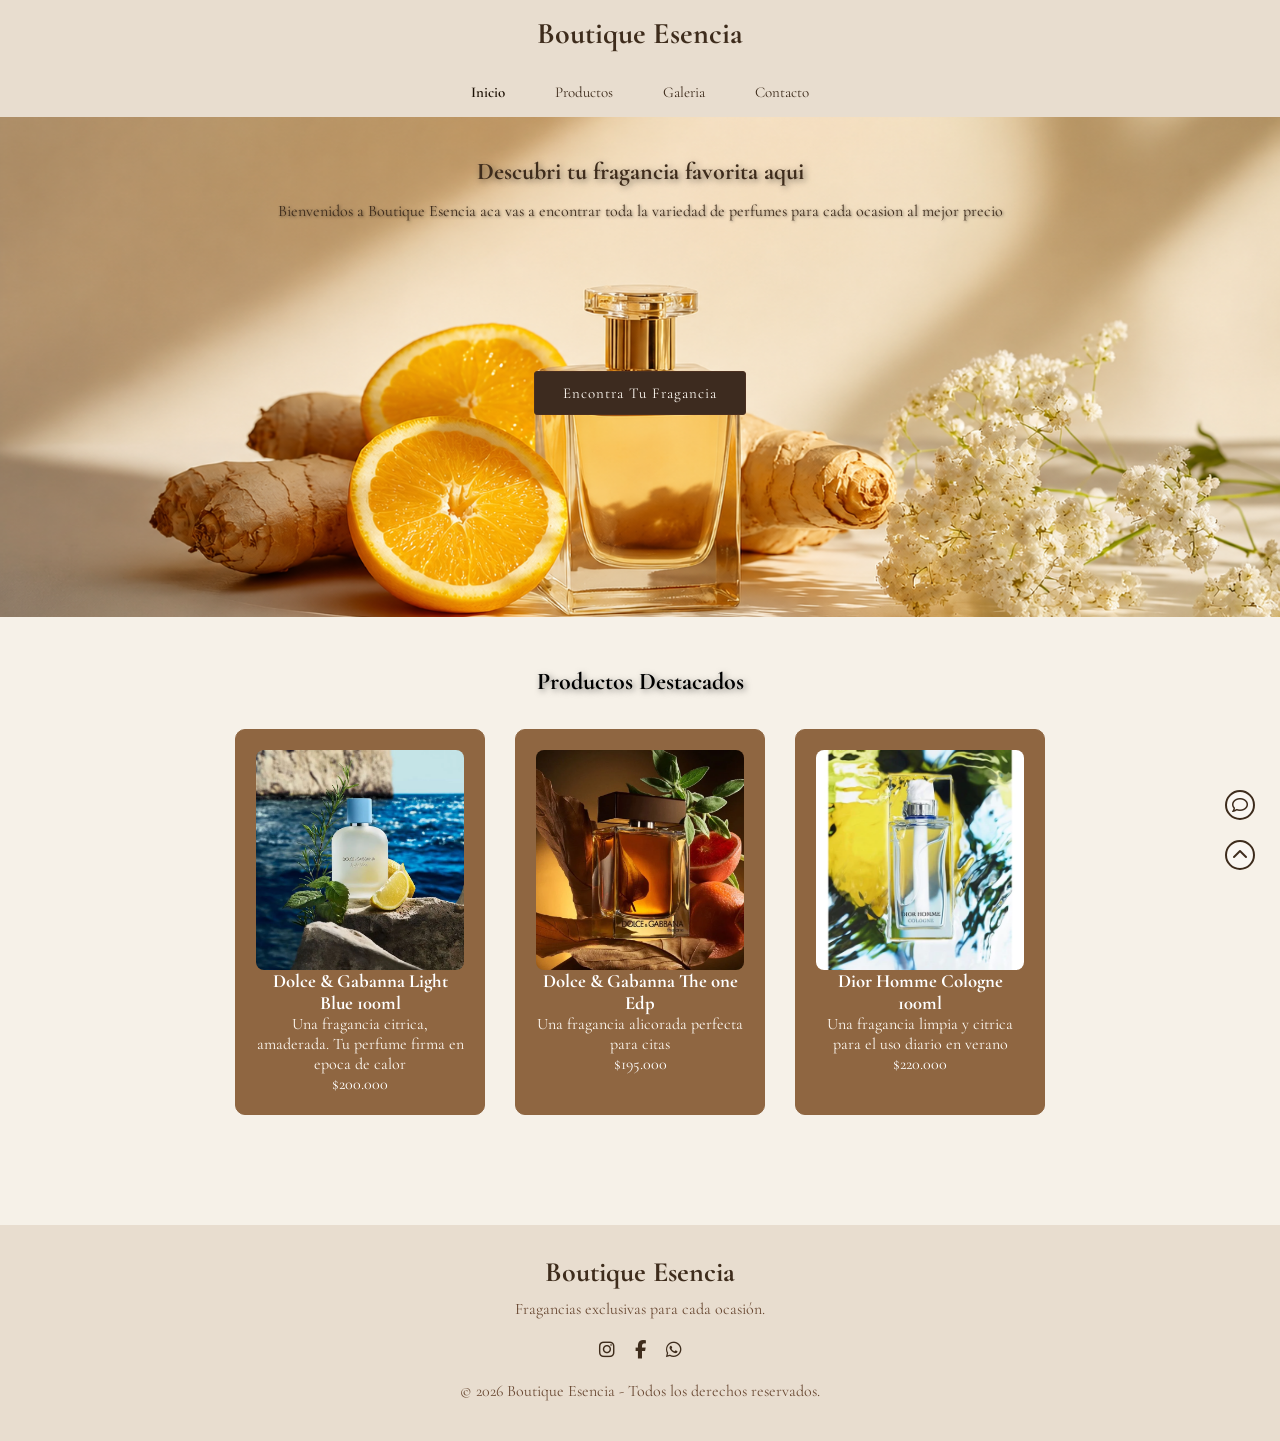
<file: index.html>
<!DOCTYPE html>
<html lang="es">
<head>
    <meta charset="UTF-8">
    <meta name="viewport" content="width=device-width, initial-scale=1.0">
    <title> Boutique Esencia </title>
    <link rel="stylesheet" href="./css/style.css">
 <link rel="preconnect" href="https://fonts.googleapis.com">
<link rel="preconnect" href="https://fonts.gstatic.com" crossorigin>
<link href="https://fonts.googleapis.com/css2?family=Cormorant+Garamond:wght@300;400;500;600;700&display=swap" rel="stylesheet">

<link rel="stylesheet" href="https://cdnjs.cloudflare.com/ajax/libs/font-awesome/6.7.2/css/all.min.css">
</head>
<body>
    
    <header id="inicio">
        <h2> Boutique Esencia </h2>

        <nav>
            <ul>
                <li><a href="index.html" class="activo">Inicio</a></li>
                <li><a href="productos.html">Productos</a></li>
                <li><a href="galeria.html">Galeria</a></li>
                <li><a href="contacto.html">Contacto</a></li>
            </ul>
        </nav>

    </header>
    
    <main>
        <section class="hero">
            <h1> Descubri tu fragancia favorita aqui </h1>
            
            <p>Bienvenidos a Boutique Esencia aca vas a encontrar toda la variedad de perfumes para cada ocasion al mejor precio</p>

            <a href="productos.html" class="cta">Encontra Tu Fragancia</a>

        </section>

        <section class="productos">
            <h2>Productos Destacados</h2>

            <div class="contenedor-cards">
                <div class="card">
            <img src="assets/perfume3.webp" alt="Producto destacado">

            <h3> Dolce & Gabanna Light Blue 100ml </h3>

            <p>Una fragancia citrica, amaderada. Tu perfume firma en epoca de calor</p>

            <span>$200.000</span>

        </div>
            <div class="card">
            <img src="assets/perfume1.webp" alt="Producto destacado">

            <h3> Dolce & Gabanna The one Edp </h3>

            <p>Una fragancia alicorada perfecta para citas</p>

            <span>$195.000</span>
               
            </div>
           
            <div class="card">
            <img src="assets/perfume6.webp" alt="Producto destacado">

            <h3> Dior Homme Cologne 100ml </h3>

            <p>Una fragancia limpia y citrica para el uso diario en verano</p>

            <span>$220.000</span>
               
            </div>

        </div>
           
        </section>

        <div class="botones-flotantes">
            <a href="contacto.html" class="boton">
                <i class="fa-regular fa-comment"></i>
            </a>

            <a href="#inicio" class="boton">
                <i class="fa-solid fa-chevron-up"></i>
            </a>
        </div>

    </main>

   <footer>
    <h3>Boutique Esencia</h3>

    <p>Fragancias exclusivas para cada ocasión.</p>

    <div class="redes">
    <a href="#">
        <i class="fa-brands fa-instagram"></i>
    </a>

    <a href="#">
        <i class="fa-brands fa-facebook-f"></i>
    </a>

    <a href="https://wa.me/5491133800408" target="_blank">
        <i class="fa-brands fa-whatsapp"></i>
    </a>
</div>

    <p class="copyright">
        © 2026 Boutique Esencia - Todos los derechos reservados.
    </p>
</footer>
</body>
</html>
</file>
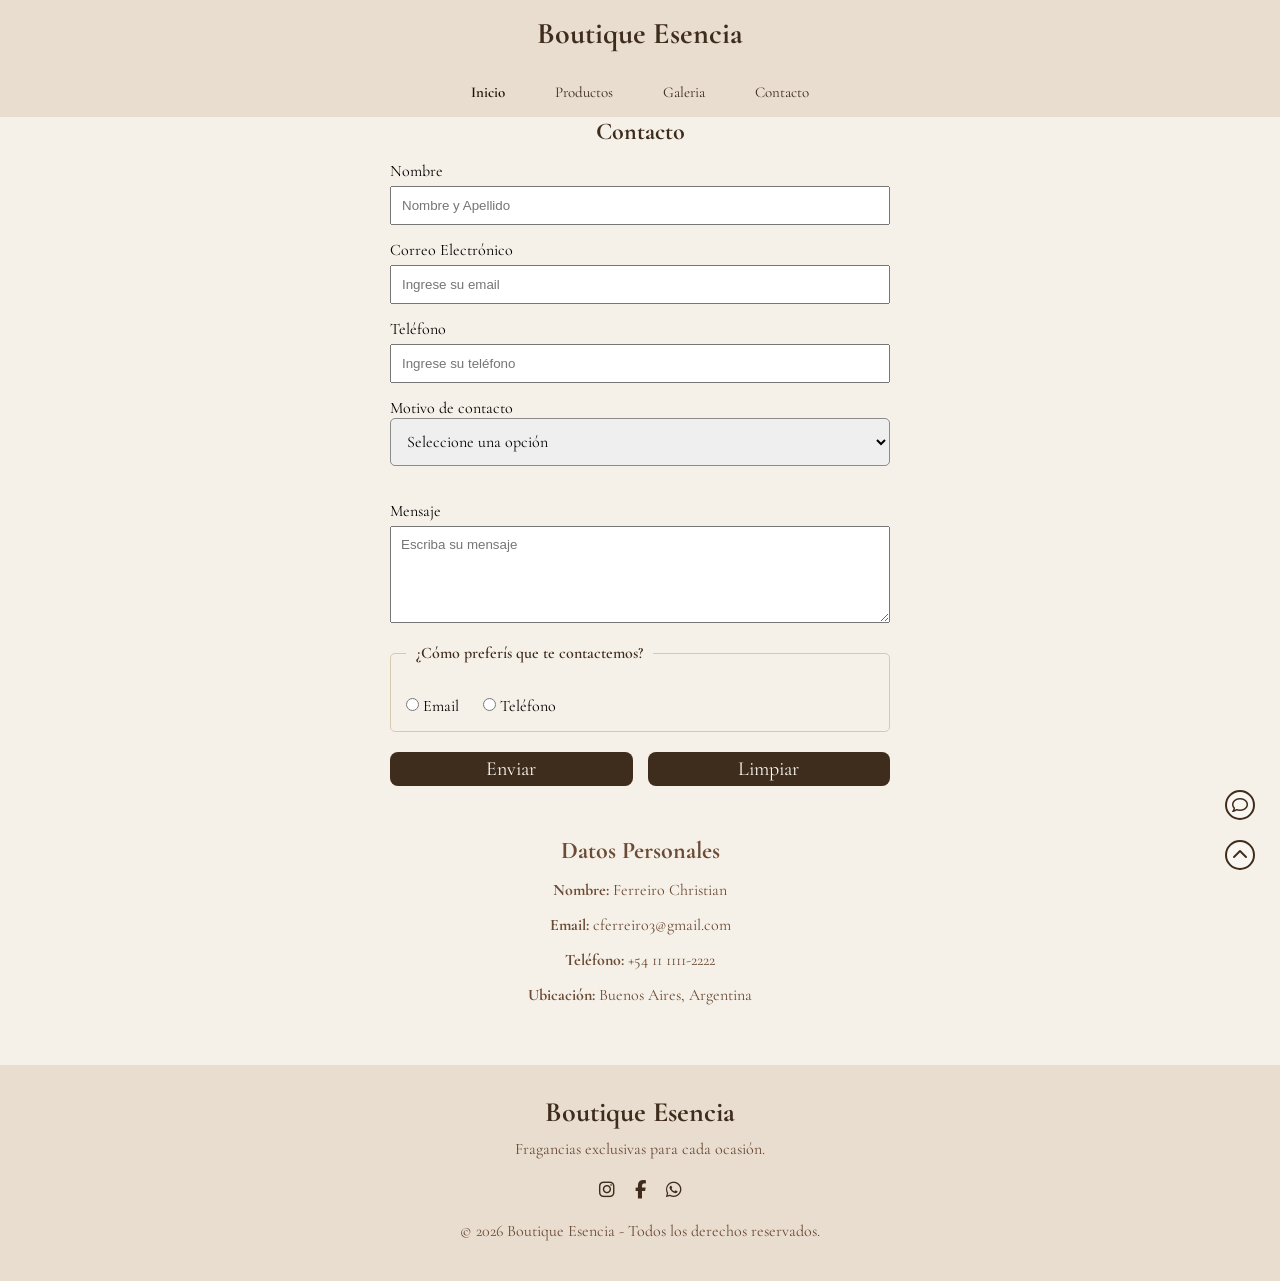
<file: contacto.html>
<!DOCTYPE html>
<html lang="es">
<head>
    <meta charset="UTF-8">
    <meta name="viewport" content="width=device-width, initial-scale=1.0">
    <title>Galeria | Boutique Esencia</title>
    <link rel="stylesheet" href="./css/style.css">

    <link rel="preconnect" href="https://fonts.googleapis.com">
<link rel="preconnect" href="https://fonts.gstatic.com" crossorigin>
<link href="https://fonts.googleapis.com/css2?family=Cormorant+Garamond:wght@300;400;500;600;700&display=swap" rel="stylesheet">

<link rel="stylesheet" href="https://cdnjs.cloudflare.com/ajax/libs/font-awesome/6.7.2/css/all.min.css">
</head>
<body>
    
    <header id="inicio">
        <h2> Boutique Esencia </h2>

        <nav>
            <ul>
                <li><a href="index.html" class="activo">Inicio</a></li>
                <li><a href="productos.html">Productos</a></li>
                <li><a href="galeria.html">Galeria</a></li>
                <li><a href="contacto.html">Contacto</a></li>
            </ul>
        </nav>

    </header>
    
    <main>
        <section class="Contacto">
            <h2>Contacto</h2>
        <form>

    <label for="nombre">Nombre</label>
    <input
        type="text"
        id="nombre"
        name="nombre"
        placeholder="Nombre y Apellido"
        required
    >

    <label for="email">Correo Electrónico</label>
    <input
        type="email"
        id="email"
        name="email"
        placeholder="Ingrese su email"
        required
    >

    <label for="telefono">Teléfono</label>
    <input
        type="tel"
        id="telefono"
        name="telefono"
        placeholder="Ingrese su teléfono"
        required
    >

    <label for="motivo">Motivo de contacto</label>
    <select id="motivo" name="motivo" required>
        <option value="">Seleccione una opción</option>
        <option value="consulta">Consulta sobre un perfume</option>
        <option value="compra">Realizar una compra</option>
        <option value="reclamo">Reclamo o devolución</option>
    </select>

    <label for="mensaje">Mensaje</label>
    <textarea
        id="mensaje"
        name="mensaje"
        rows="5"
        placeholder="Escriba su mensaje"
        required
    ></textarea>

    <fieldset>
        <legend>¿Cómo preferís que te contactemos?</legend>

        <label>
            <input
                type="radio"
                name="medio-contacto"
                value="email"
                required
            >
            Email
        </label>

        <label>
            <input
                type="radio"
                name="medio-contacto"
                value="telefono"
            >
            Teléfono
        </label>
    </fieldset>

    <div class="botones-formulario">
        <button type="submit">Enviar</button>
        <button type="reset">Limpiar</button>
    </div>

</form>

        </section>

        <section class="mis-datos">
            <h2> Datos Personales </h2>

                <p><strong>Nombre:</strong> Ferreiro Christian</p>
                <p><strong>Email:</strong> cferreiro3@gmail.com</p>
                <p><strong>Teléfono:</strong> +54 11 1111-2222</p>
                <p><strong>Ubicación:</strong> Buenos Aires, Argentina</p>

        </section>

        <div class="botones-flotantes">
            <a href="contacto.html" class="boton">
                <i class="fa-regular fa-comment"></i>
            </a>

            <a href="#inicio" class="boton">
                <i class="fa-solid fa-chevron-up"></i>
            </a>
        </div>
    </main>

    <footer>
    <h3>Boutique Esencia</h3>

    <p>Fragancias exclusivas para cada ocasión.</p>

   <div class="redes">
    <a href="contacto.html">
        <i class="fa-brands fa-instagram"></i>
    </a>

    <a href="contacto.html">
        <i class="fa-brands fa-facebook-f"></i>
    </a>

    <a href="https://wa.me/5491133800408" target="_blank">
        <i class="fa-brands fa-whatsapp"></i>
    </a>
</div>

    <p class="copyright">
        © 2026 Boutique Esencia - Todos los derechos reservados.
    </p>
</footer>
</body>
</html>
</file>
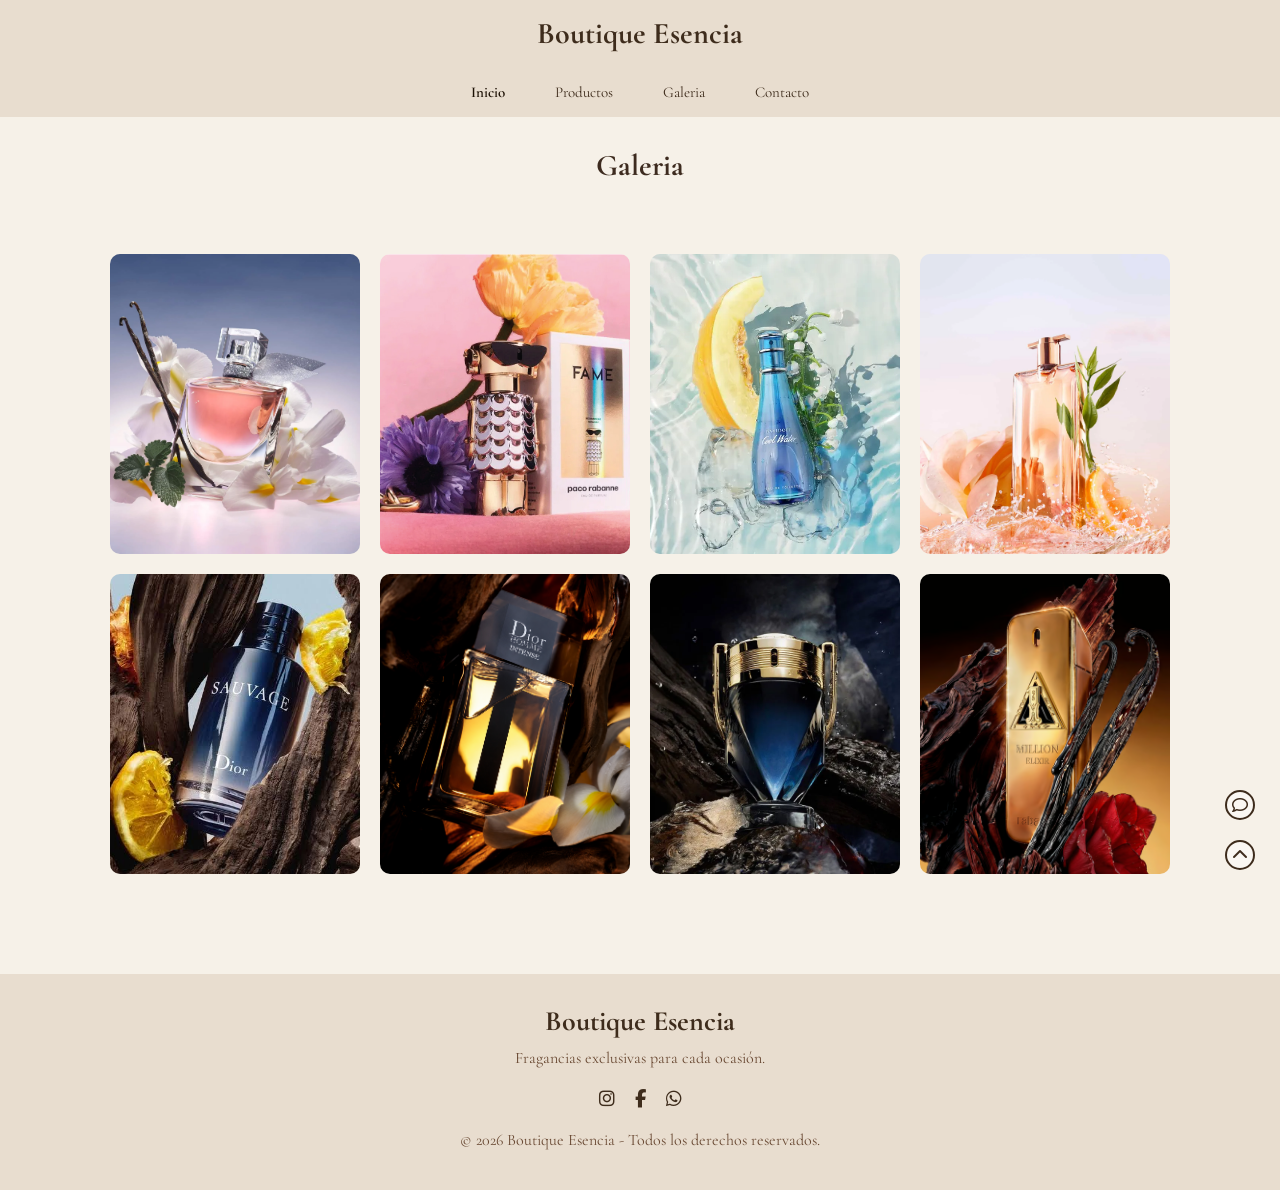
<file: galeria.html>
<!DOCTYPE html>
<html lang="es">
<head>
    <meta charset="UTF-8">
    <meta name="viewport" content="width=device-width, initial-scale=1.0">
    <title> Galeria | Boutique Esencia </title>
    <link rel="stylesheet" href="./css/style.css">

    <link rel="preconnect" href="https://fonts.googleapis.com">
<link rel="preconnect" href="https://fonts.gstatic.com" crossorigin>
<link href="https://fonts.googleapis.com/css2?family=Cormorant+Garamond:wght@300;400;500;600;700&display=swap" rel="stylesheet">

<link rel="stylesheet" href="https://cdnjs.cloudflare.com/ajax/libs/font-awesome/6.7.2/css/all.min.css">
</head>
<body>
    
    <header id="inicio">
        <h2> Boutique Esencia </h2>

        <nav>
            <ul>
                <li><a href="index.html" class="activo">Inicio</a></li>
                <li><a href="productos.html">Productos</a></li>
                <li><a href="galeria.html">Galeria</a></li>
                <li><a href="contacto.html">Contacto</a></li>
            </ul>
        </nav>

    </header>
    
    <main>

        <h2 class="titulo-galeria">Galeria</h2>

        <section class="contenedor-cards">

        <main>
            <div class="galeria">
                <img src="assets/galeria3.webp" alt="Lancome La Vie Est Belle">
                <img src="assets/galeria4.jpg" alt="Paco Rabanne Fame">
                <img src="assets/galeria7.webp" alt="Davidoff Cool Water Women">
                <img src="assets/galeria8.webp" alt="Lancome Idole">
                <img src="assets/galeria1.jfif" alt="Dior Savage">
                <img src="assets/galeria2.webp" alt="Dior Homme Intense">
                <img src="assets/galeria5.webp" alt="Paco Rabanne Invictus Parfum">
                <img src="assets/galeria6.avif" alt="Paco Rabanne One Million Elixir">
            </div>
        </main>
       </section>

       <div class="botones-flotantes">
            <a href="contacto.html" class="boton">
                <i class="fa-regular fa-comment"></i>
            </a>

            <a href="#inicio" class="boton">
                <i class="fa-solid fa-chevron-up"></i>
            </a>
        </div>
    </main>

    <footer>
    <h3>Boutique Esencia</h3>

    <p>Fragancias exclusivas para cada ocasión.</p>

    <div class="redes">
    <a href="#">
        <i class="fa-brands fa-instagram"></i>
    </a>

    <a href="#">
        <i class="fa-brands fa-facebook-f"></i>
    </a>

    <a href="https://wa.me/5491133800408" target="_blank">
        <i class="fa-brands fa-whatsapp"></i>
    </a>
</div>

    <p class="copyright">
        © 2026 Boutique Esencia - Todos los derechos reservados.
    </p>
</footer>
</body>
</html>
</file>
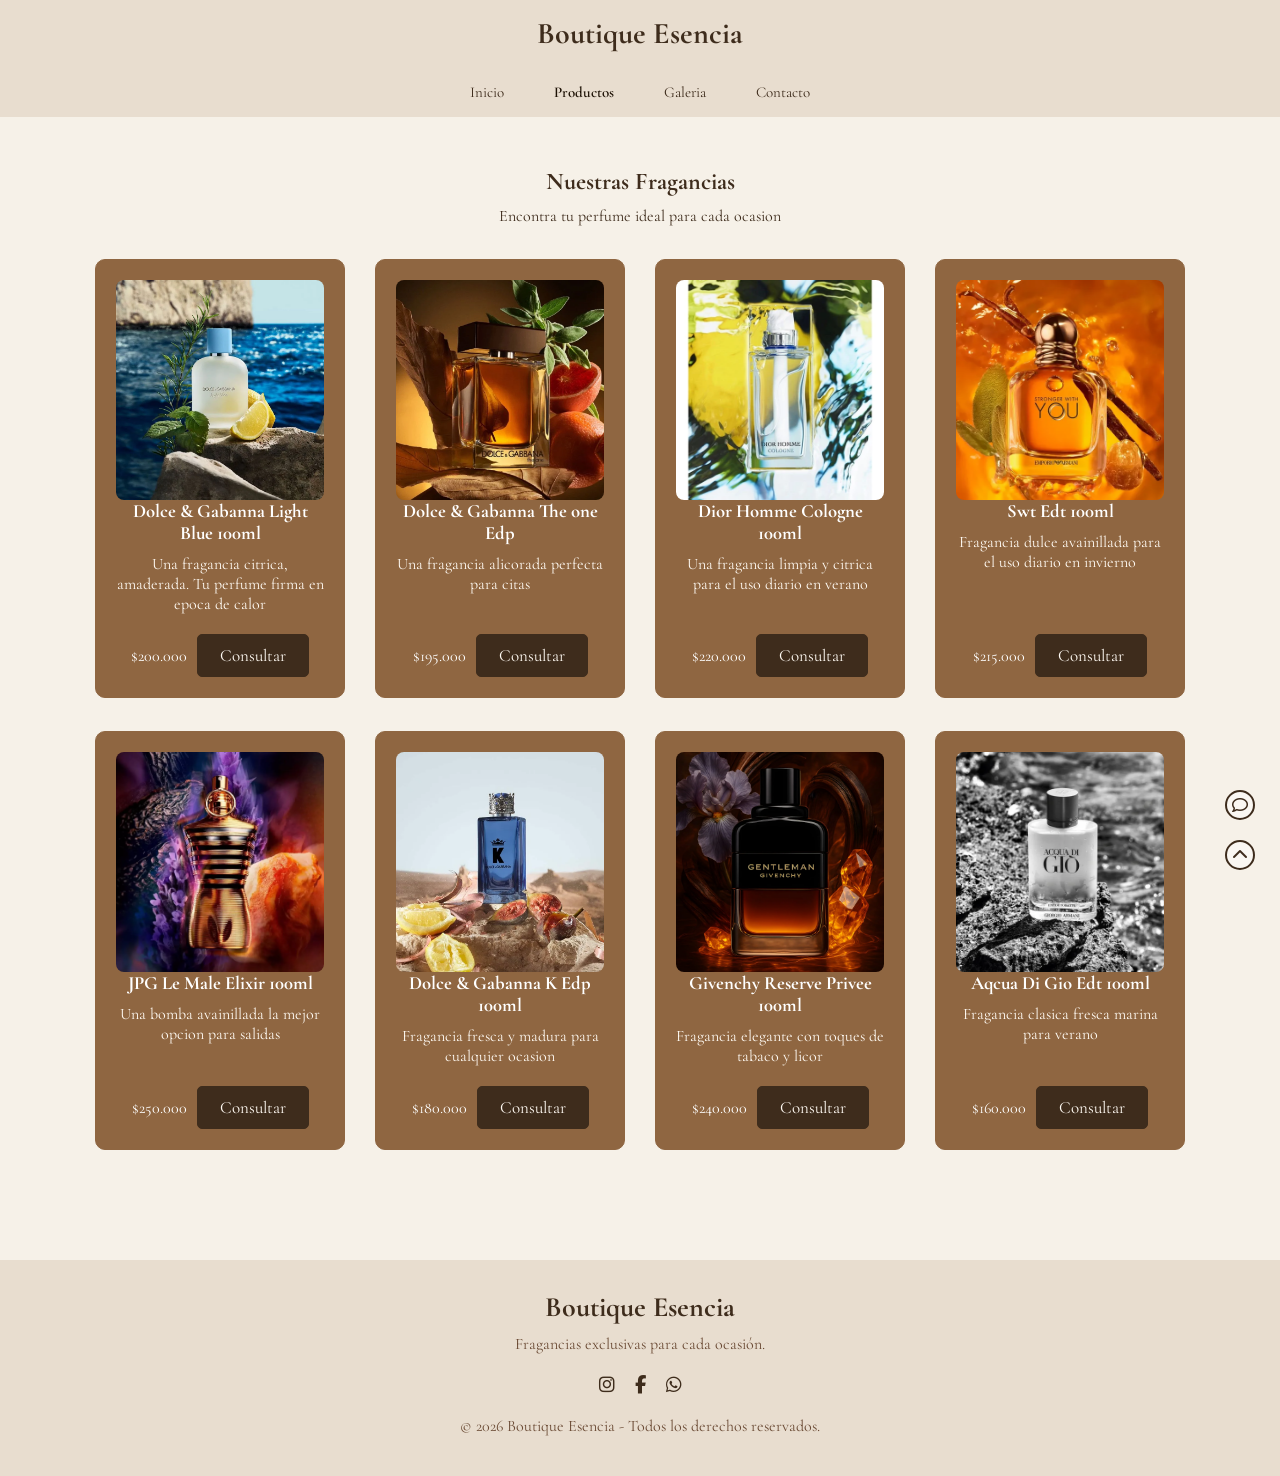
<file: productos.html>
<!DOCTYPE html>
<html lang="es">
<head>
    <meta charset="UTF-8">
    <meta name="viewport" content="width=device-width, initial-scale=1.0">
    <title> Productos | Boutique Esencia </title>
    <link rel="stylesheet" href="./css/style.css">

    <link rel="preconnect" href="https://fonts.googleapis.com">
<link rel="preconnect" href="https://fonts.gstatic.com" crossorigin>
<link href="https://fonts.googleapis.com/css2?family=Cormorant+Garamond:wght@300;400;500;600;700&display=swap" rel="stylesheet">

<link rel="stylesheet" href="https://cdnjs.cloudflare.com/ajax/libs/font-awesome/6.7.2/css/all.min.css">
</head>
<body>

    <header id="inicio">
        <h2> Boutique Esencia </h2>

        <nav>
            <ul>
                <li><a href="index.html">Inicio</a></li>
                <li><a href="productos.html" class="activo">Productos</a></li>
                <li><a href="galeria.html">Galeria</a></li>
                <li><a href="contacto.html">Contacto</a></li>
            </ul>
        </nav>
    </header>

    <main>

        <section class="pagina-productos">
            <h1> Nuestras Fragancias </h1>
            <p> Encontra tu perfume ideal para cada ocasion </p>

            <div class="contenedor-cards">
                <div class="card">
            <img src="assets/perfume3.webp" alt="Producto destacado">

            <h3> Dolce & Gabanna Light Blue 100ml </h3>

            <p>Una fragancia citrica, amaderada. Tu perfume firma en epoca de calor</p>

            <div class="card-footer">

            <span>$200.000</span>

            <a href="contacto.html" class="cta-card">Consultar</a>
            </div>
        </div>

        <div class="card">
            <img src="assets/perfume1.webp" alt="Producto destacado">

            <h3> Dolce & Gabanna The one Edp </h3>

            <p>Una fragancia alicorada perfecta para citas</p>
        
            <div class="card-footer">

            <span>$195.000</span>

            <a href="contacto.html" class="cta-card">Consultar</a>
              </div>
            </div>

            <div class="card">
            <img src="assets/perfume6.webp" alt="Producto destacado">

            <h3> Dior Homme Cologne 100ml </h3>

            <p>Una fragancia limpia y citrica para el uso diario en verano</p>

             <div class="card-footer">

            <span>$220.000</span>

            <a href="contacto.html" class="cta-card">Consultar</a>
               </div>
            </div>

            <div class="card">
            <img src="assets/perfume5.webp" alt="Producto destacado">

            <h3> Swt Edt 100ml </h3>

            <p>Fragancia dulce avainillada para el uso diario en invierno </p>

             <div class="card-footer">

            <span>$215.000</span>

            <a href="contacto.html" class="cta-card">Consultar</a>
               </div>
            </div>

            <div class="card">
            <img src="assets/perfume7.webp" alt="Producto destacado">

            <h3> JPG Le Male Elixir 100ml </h3>

            <p>Una bomba avainillada la mejor opcion para salidas</p>

             <div class="card-footer">

            <span>$250.000</span>

            <a href="contacto.html" class="cta-card">Consultar</a>
               </div>
            </div>

            <div class="card">
            <img src="assets/perfume2.webp" alt="Producto destacado">

            <h3> Dolce & Gabanna K Edp 100ml</h3>

            <p>Fragancia fresca y madura para cualquier ocasion</p>

             <div class="card-footer">

            <span>$180.000</span>

            <a href="contacto.html" class="cta-card">Consultar</a>
               </div>
            </div>

            <div class="card">
            <img src="assets/perfume8.webp" alt="Producto destacado">

            <h3> Givenchy Reserve Privee 100ml </h3>

            <p>Fragancia elegante con toques de tabaco y licor </p>

             <div class="card-footer">

            <span>$240.000</span>

            <a href="contacto.html" class="cta-card">Consultar</a>

                </div>
            </div>

            <div class="card">
            <img src="assets/perfume4.webp" alt="Producto destacado">

            <h3> Aqcua Di Gio Edt 100ml </h3>

            <p>Fragancia clasica fresca marina para verano</p>

             <div class="card-footer">

            <span>$160.000</span>

            <a href="contacto.html" class="cta-card">Consultar</a>
             </div>
               
            </div>


            </div>
        </section>

        <div class="botones-flotantes">
            <a href="contacto.html" class="boton">
                <i class="fa-regular fa-comment"></i>
            </a>

            <a href="#inicio" class="boton">
                <i class="fa-solid fa-chevron-up"></i>
            </a>
        </div>
    </main>

    <footer>
    <h3>Boutique Esencia</h3>

    <p>Fragancias exclusivas para cada ocasión.</p>

    <div class="redes">
    <a href="#">
        <i class="fa-brands fa-instagram"></i>
    </a>

    <a href="#">
        <i class="fa-brands fa-facebook-f"></i>
    </a>

    <a href="https://wa.me/5491133800408" target="_blank">
        <i class="fa-brands fa-whatsapp"></i>
    </a>
</div>

    <p class="copyright">
        © 2026 Boutique Esencia - Todos los derechos reservados.
    </p>
</footer>
    
</body>
</html>
</file>
<file: css/style.css>
* {
    margin: 0;
    padding: 0;
    box-sizing: border-box;
}

header {
    padding: 15px 20px;
    color: #3d2b1f;
    background-color: #e8ddcf;
   
}

header h2{
    text-align: center;
    font-size: 30px;
    margin-bottom: 30px;
    color: #3E2C1C;
}

ul{
    display: flex;
    gap: 50px;
    justify-content: center;
    list-style: none;

}


.activo{
    color: #1c1004;
    font-weight: 600;
}

header a{
    text-decoration: none;
    color:#3E2C1C;
    font-size: 15px;

}

.hero{
    height: 500px;
    background-image: url("../assets/hero.png");
    background-size: cover;
    background-repeat: no-repeat;
    background-position: center;
    display: flex;
    justify-content: flex-start;
    flex-direction: column;
    align-items: center;
    padding-top: 40px;

}

.hero h1{
    color: #3E2C1C;
    text-shadow: 2px 2px 6px rgba(0,0,0,0.5);
}

.hero p{
    color: #3E2C1C;
    text-shadow: 1px 1px 3px rgba(0,0,0,0.5);
    margin-top: 15px;
}


.cta{
    display: inline-block;
    margin-top: 150px;
    padding: 12px 28px;
    background-color: #3d2b1f;
    color: #fffaf3;
    text-decoration: none;
    border: 1px solid #4b2f20;
    border-radius: 3px;
    font-size: 15px;
    letter-spacing: 1px;
    transition: 0.3s;
}

.cta:hover{
    background-color: transparent;
    color: #521c1c;
}

.productos{
    padding: 50px 20px;
}

.productos h2{
    text-align: center;
    text-shadow: 2px 2px 6px rgba(0,0,0,0.5);
}

.contenedor-cards{
    display: flex;
    justify-content: center;
    margin-top: 30px;
    gap: 30px;
    flex-wrap: wrap;

}

.card{
    width: 250px;
    padding: 20px;
    margin-top: 3px;
    border: 1px solid #8f6641;
    border-radius: 10px;
    background-color: #8f6641;
    text-align: center;
    color: white;
    display: flex;
    flex-direction: column;
    transition: 0.3s;
}


.card img {
    width: 100%;
    height: 220px;
    object-fit: cover;
    border-radius: 8px;
   
}

.pagina-productos{
    padding: 50px 20px;
}

.pagina-productos h1{
    text-align: center;
    color: #3E2C1C;
}

.pagina-productos p{
    text-align: center;
    margin-top: 10px;
    color: #3E2C1C;
}

.card p{
    color: #fffaf3;
}


.card:hover{
    transform: translateY(-8px);
}

.cta-card{
    display: inline-block;
    margin-top: 0;
    padding: 10px 22px;
    background-color: #3E2C1C;
    color: #fffaf3;
    text-decoration: none;
    border: 1px solid #3E2C1C;
    border-radius: 5px;
    font-size: 17px;
    transition: 0.3s;
}

.card-footer{
    margin-top: auto;
    padding-top: 20px;

    display: flex;
    justify-content: center;
    align-items: center;
    gap: 10px;
}

.cta-card:hover{
    background-color: transparent;
    color: #3E2C1C;
}


.galeria{
    display: flex;
    justify-content: center;
    gap: 20px;
    flex-wrap: wrap;
    padding: 40px 20px;
}

.titulo-galeria{
    text-align: center;
    color: #3d2b1f;
    font-size: 30px;
    margin-top: 30px;
}

.galeria img{
    width: 250px;
    height: 300px;
    object-fit: cover;
    border-radius: 10px;
    transition: transform 0,3s;
}

.galeria img:hover{
    transform: translateY(-8px);
}



form{
    display: flex;
    flex-direction: column;
    width: 500px;
    margin: 0 auto;
}

label{
    margin-top: 15px;
}

input,
textarea{
    font-family: Arial, Helvetica, sans-serif;
    padding: 10px;
    margin-top: 5px;
}

select{
    width: 100%;
    padding: 12px;
    margin-bottom: 20px;
    border: 1px solid #8b8b8b;
    border-radius: 5px;
    font-family: "Cormorant Garamond", serif;
    font-size: 16px;
}

fieldset{
    margin-top: 20px;
    padding: 15px;
    border: 1px solid #d8c8b0;
    border-radius: 5px;
}

legend{
    padding: 0 10px;
    color: #3E2C1C;
    font-weight: 600;
}

fieldset label{
    display: inline-block;
    margin-right: 20px;
}

button{
    margin-top: 20px;
    padding: 5px 15px;
    background-color: #3E2C1C;
    color: #FAF7F2;
    border: none;
    border-radius: 8px;
    font-family: "Cormorant Garamond", serif;
    font-size: 20px;
    cursor: pointer;
    transition: all .3s;
}

.botones-formulario{
    display: flex;
    gap: 15px;
}

.botones-formulario button{
    flex: 1;
}

button:hover{
    background-color: #6b4b35;
    transform: translateY(-3px);
}
.Contacto h2{
    text-align: center;
    color: #3E2C1C;
}

.mis-datos{
    margin-top: 50px;
    text-align: center;
    color: #6b4b35;

}

.mis-datos h2{
    margin-top: 20px;
}

.mis-datos p{
    margin-top: 15px;
}

body{
    font-family: "Cormorant Garamond", serif;
    background-color: #f6f1e8;
}

.botones-flotantes{
    position: fixed;
    right: 25px;
    bottom: 30px;

    display: flex;
    flex-direction: column;
    gap: 20px;
}

.boton{
    width: 30px;
    height: 30px;

    border: 2px solid #3E2C1C;
    border-radius: 50%;

    display: flex;
    justify-content: center;
    align-items: center;

    background-color: #FAF7F2;
    color: #3E2C1C;
    text-decoration: none;

    transition: all .3s;
}

.boton:hover{
    background-color: #3E2C1C;
    color: #FAF7F2;
}

html{
    scroll-behavior: smooth;
}


footer{
    background-color: #e8ddcf;
    text-align: center;
    padding: 30px 20px;
    margin-top: 60px;
}

footer h3{
    color: #3E2C1C;
    font-size: 28px;
    margin-bottom: 10px;
}

footer p{
    color: #6b4b35;
    margin: 10px 0;
}

.redes{
    display: flex;
    justify-content: center;
    gap: 20px;
    margin: 20px 0;
}

.redes a{
    color: #3E2C1C;
    font-size: 18px;
    transition: 0.3s;
}

.redes a:hover{
    color: #8f6641;
    transform: translateY(-3px);
}

.copyright{
    font-size: 16px;
    margin-top: 20px;
}

@media (max-width: 760px){

    ul{
        flex-direction: column;
        align-items: center;
        gap: 20px;
    }
    .hero{
        height: 350px;
        background-image:
        linear-gradient(rgba(0,0,0,.25), rgba(0,0,0,.25)),
        url("../assets/hero.png");
    }

     .hero h1{
        font-size: 40px;
        color: white;
    }

       .hero p{
        font-size: 22px;
        margin-top: 20px;
        color: white;
    }

    .cta{
    margin-top: 50px;
}
    
    .card{
        width: 90%;
    }

    form{
        width: 90%;
    }

    header h2{
        font-size: 24px;
    }

    header a{
        font-size: 18px;
    }

    .boton{
        width: 50px;
        height: 50px;
    }
}
</file>
